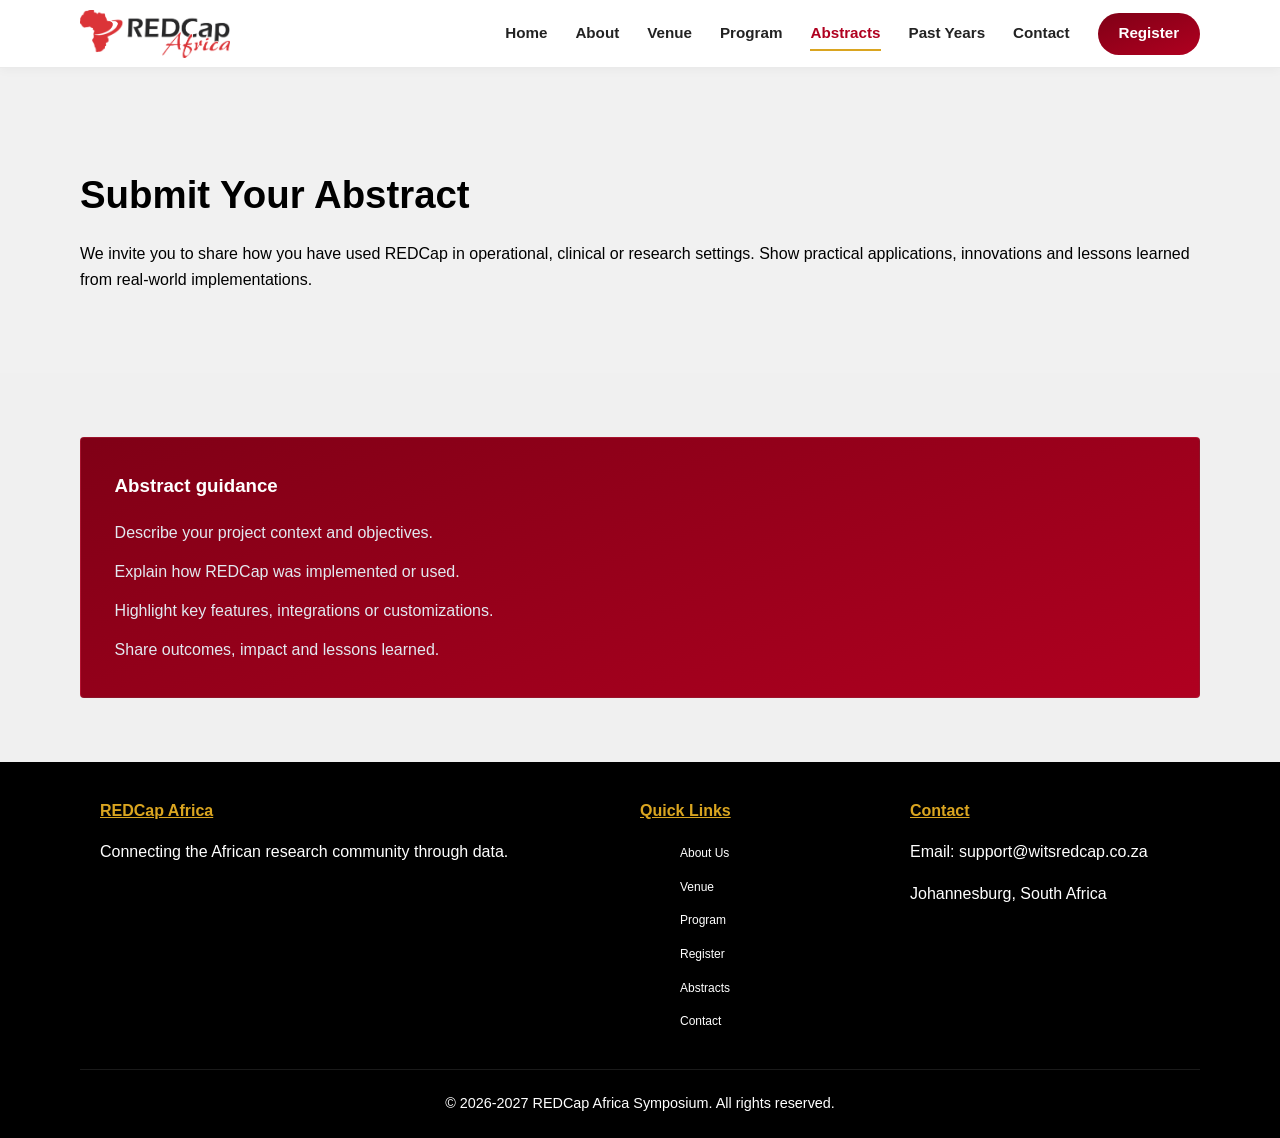
<file: abstract.html>
<!DOCTYPE html>
<html lang="en">
<head>
  <meta charset="UTF-8" />
  <meta name="viewport" content="width=device-width, initial-scale=1.0" />
  <title>Abstract Submission | REDCap Africa Symposium</title>
  <link rel="stylesheet" href="css/styles.css" />
</head>
<body>
  <header class="site-header">
    <div class="container header-inner">
      <a class="logo-link" href="index.html">
        <img class="site-logo" src="Assets/REDCapAfricalogo.png" alt="REDCap Africa Logo" />
      </a>
      <button class="menu-toggle" aria-expanded="false" aria-controls="site-nav" aria-label="Open menu">
        <span></span><span></span><span></span>
      </button>
      <nav class="site-nav" id="site-nav">
        <a href="index.html">Home</a>
        <a href="about.html">About</a>
        <a href="venue.html">Venue</a>
        <a href="program.html">Program</a>
        <a href="abstract.html" aria-current="page">Abstracts</a>
        <a href="past-years.html">Past Years</a>
        <a href="contact.html">Contact</a>
        <a class="nav-cta" href="registration.html">Register</a>
      </nav>
    </div>
  </header>

  <main>
    <section class="section section-alt">
      <div class="container">
        <h2>Submit Your Abstract</h2>
        <p>We invite you to share how you have used REDCap in operational, clinical or research settings. Show practical applications, innovations and lessons learned from real-world implementations.</p>
      </div>
    </section>

    <section class="section">
      <div class="container feature-list">
        <h3>Abstract guidance</h3>
        <ul>
          <li>Describe your project context and objectives.</li>
          <li>Explain how REDCap was implemented or used.</li>
          <li>Highlight key features, integrations or customizations.</li>
          <li>Share outcomes, impact and lessons learned.</li>
        </ul>
      </div>
    </section>
  </main>

  <footer class="site-footer">
    <div class="container">
      <div class="footer-grid">
        <div class="footer-col">
          <h3>REDCap Africa</h3>
          <p>Connecting the African research community through data.</p>
        </div>
        <div class="footer-col">
          <h3>Quick Links</h3>
          <ul class="footer-links">
            <li><a href="about.html">About Us</a></li>
            <li><a href="venue.html">Venue</a></li>
            <li><a href="program.html">Program</a></li>
            <li><a href="registration.html">Register</a></li>
            <li><a href="abstract.html">Abstracts</a></li>
            <li><a href="contact.html">Contact</a></li>
          </ul>
        </div>
        <div class="footer-col">
          <h3>Contact</h3>
          <p>Email: <a href="mailto:support@witsredcap.co.za" target="_blank" class="footer-link-email">support@witsredcap.co.za</a>
          </p>
          <p>Johannesburg, South Africa</p>
        </div>
      </div>
      <div class="footer-bottom">
        <p>&copy; 2026-2027 REDCap Africa Symposium. All rights reserved.</p>
      </div>
    </div>
  </footer>

  <script src="script.js"></script>
</body>
</html>
</file>
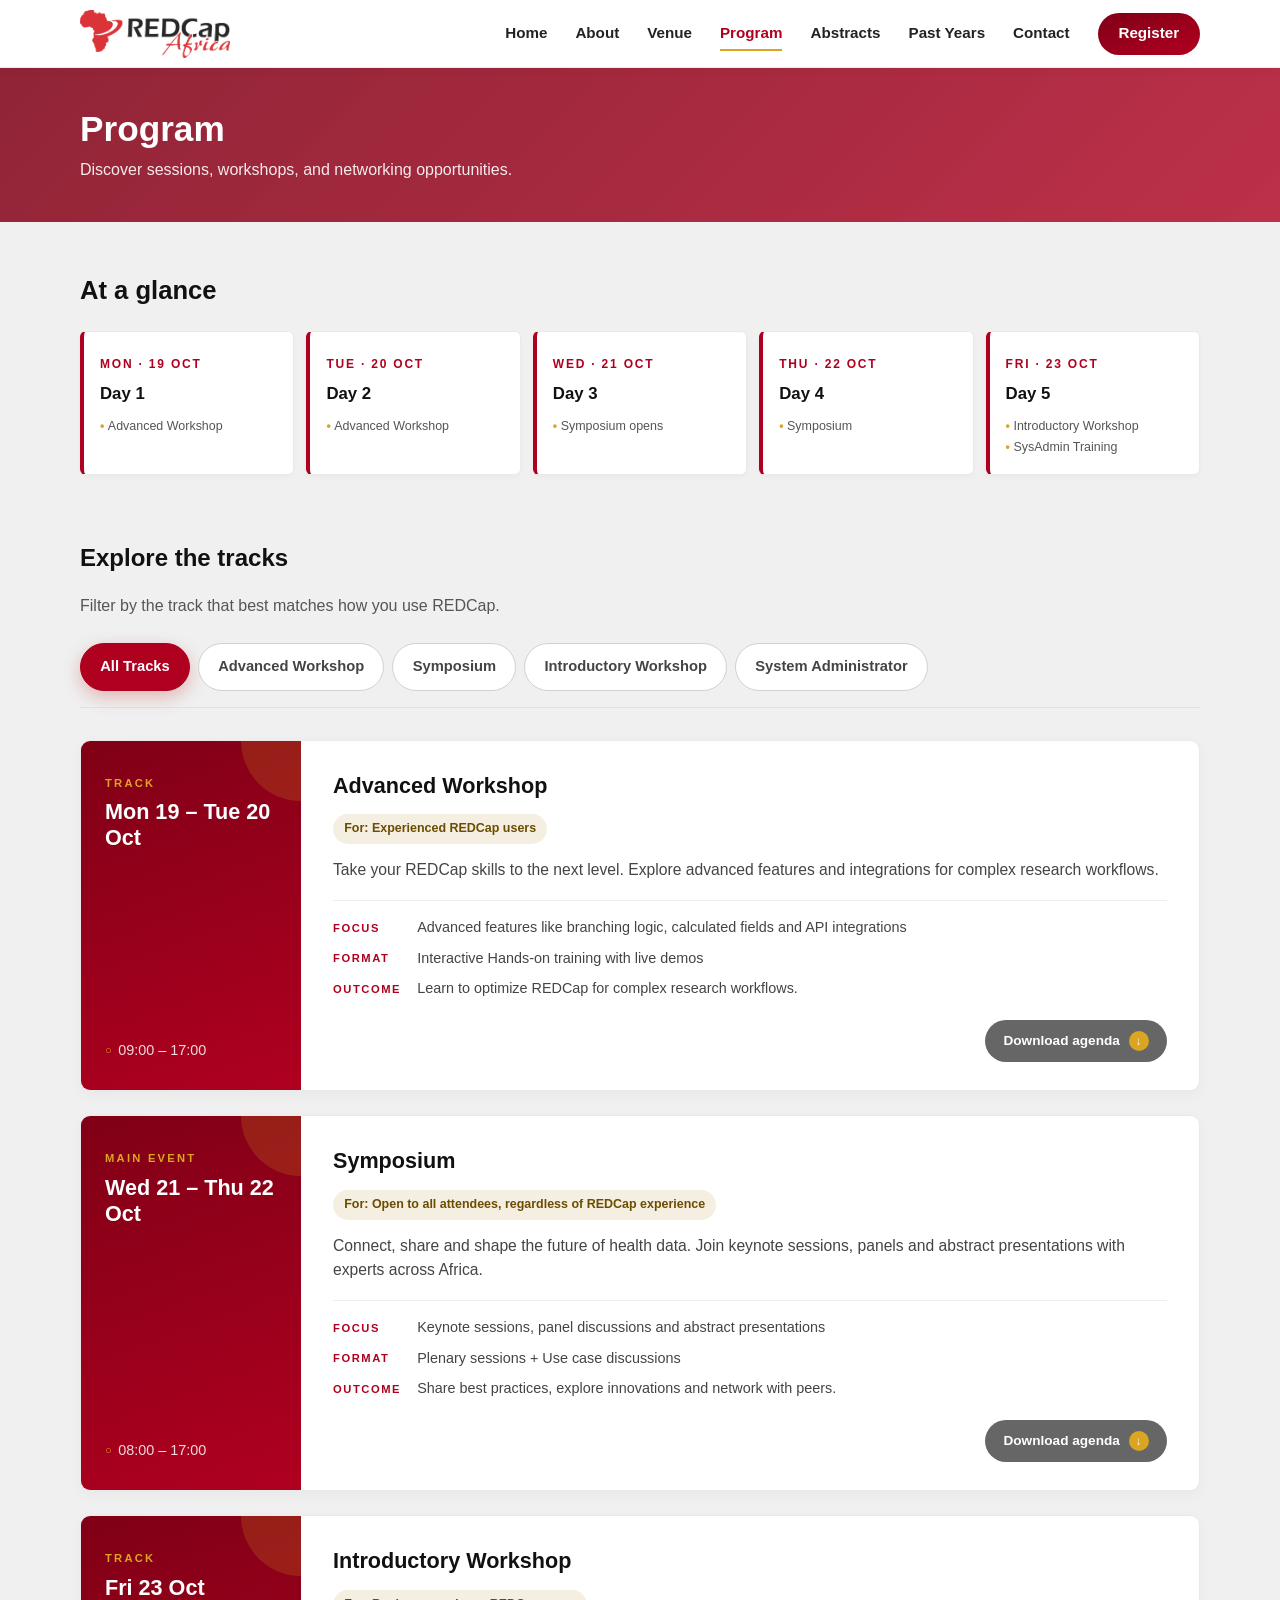
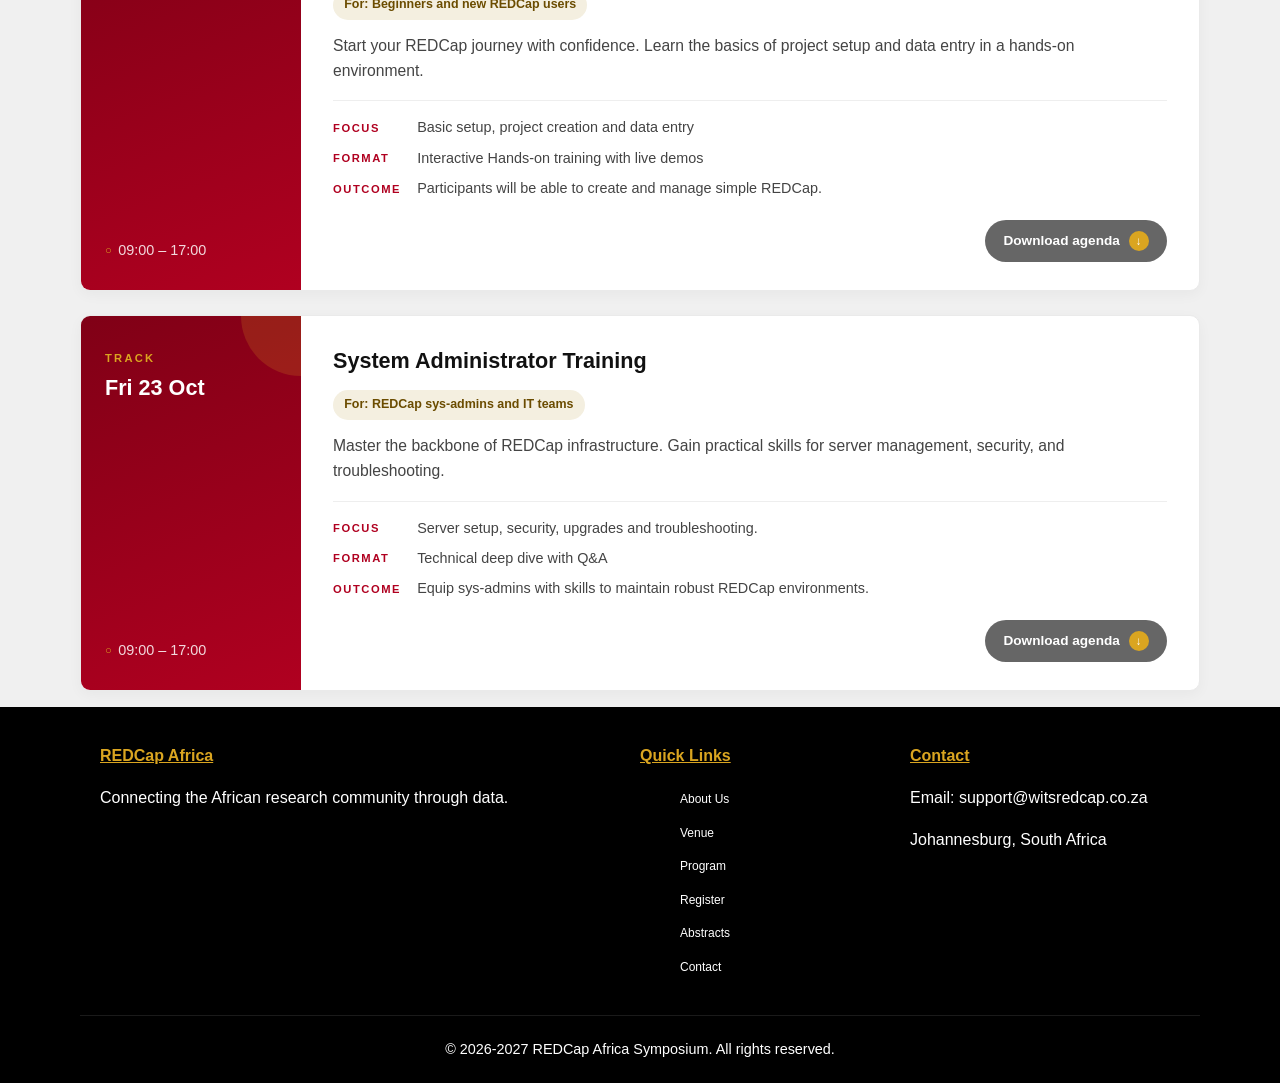
<file: program.html>
<!DOCTYPE html>
<html lang="en">
<head>
  <meta charset="UTF-8" />
  <meta name="viewport" content="width=device-width, initial-scale=1.0" />
  <title>Program | REDCap Africa Symposium</title>
  <link rel="stylesheet" href="css/styles.css" />
  <style>
    /* ---------- Program page ---------- */
    .program-hero {
      position: relative;
      padding: 2.5rem 0;
      background:
        linear-gradient(135deg, rgba(128, 0, 22, 0.85) 0%, rgba(176, 0, 32, 0.8) 100%),
        url('https://www.redcap.africa/pics/bread-bg.jpg') center/cover no-repeat;
      color: #fff;
    }

    .program-hero .container {
      position: relative;
      z-index: 1;
    }

    .program-hero h1 {
      font-size: clamp(1.7rem, 3vw, 2.2rem);
      margin: 0 0 0.4rem;
      line-height: 1.2;
      color: #fff;
    }

    .program-hero .lead {
      margin: 0;
      font-size: 1rem;
      color: rgba(255, 255, 255, 0.9);
    }

    /* At-a-glance day strip */
    .glance {
      padding: 3rem 0 1rem;
    }

    .glance h2 {
      font-size: 1.6rem;
      margin: 0 0 1.25rem;
      color: #111;
    }

    .day-strip {
      display: grid;
      grid-template-columns: repeat(5, minmax(0, 1fr));
      gap: 0.75rem;
    }

    .day-cell {
      padding: 1.1rem 1rem;
      background: #fff;
      border: 1px solid #eaeaea;
      border-left: 4px solid #B00020;
      border-radius: 6px;
      box-shadow: 0 2px 4px rgba(0, 0, 0, 0.03);
    }

    .day-cell .date {
      font-size: 0.75rem;
      letter-spacing: 0.15em;
      text-transform: uppercase;
      color: #B00020;
      font-weight: 700;
    }

    .day-cell .day-name {
      display: block;
      font-size: 1.05rem;
      color: #111;
      margin: 0.35rem 0 0.6rem;
      font-weight: 700;
    }

    .day-cell ul {
      list-style: none;
      padding: 0;
      margin: 0;
      display: grid;
      gap: 0.3rem;
    }

    .day-cell li {
      font-size: 0.78rem;
      color: #555;
      line-height: 1.35;
    }

    .day-cell li::before {
      content: '\2022  ';
      color: #DAA520;
      font-weight: 700;
    }

    /* Filter tabs */
    .track-filter {
      padding: 3rem 0 1rem;
    }

    .filter-tabs {
      display: flex;
      flex-wrap: wrap;
      gap: 0.5rem;
      padding-bottom: 1rem;
      border-bottom: 1px solid #e2e2e2;
      margin-bottom: 2rem;
    }

    .filter-tab {
      padding: 0.7rem 1.2rem;
      border: 1px solid #d1d1d1;
      background: #fff;
      border-radius: 999px;
      cursor: pointer;
      font-size: 0.92rem;
      font-weight: 600;
      color: #444;
      transition: all 0.2s ease;
    }

    .filter-tab:hover {
      border-color: #B00020;
      color: #B00020;
    }

    .filter-tab.active {
      background: #B00020;
      border-color: #B00020;
      color: #fff;
      box-shadow: 0 6px 18px rgba(182, 0, 0, 0.25);
    }

    /* Track cards */
    .track-list {
      display: grid;
      gap: 1.5rem;
    }

    .track-card {
      display: grid;
      grid-template-columns: 220px 1fr;
      background: #fff;
      border: 1px solid #eaeaea;
      border-radius: 10px;
      overflow: hidden;
      box-shadow: 0 4px 14px rgba(0, 0, 0, 0.04);
      transition: transform 0.25s ease, box-shadow 0.25s ease;
    }

    .track-card:hover {
      transform: translateY(-3px);
      box-shadow: 0 14px 30px rgba(0, 0, 0, 0.08);
    }

    .track-card.hidden {
      display: none;
    }

    .track-card-side {
      background: linear-gradient(160deg, #800016 0%, #B00020 100%);
      color: #fff;
      padding: 1.75rem 1.5rem;
      display: flex;
      flex-direction: column;
      justify-content: space-between;
      gap: 1rem;
      position: relative;
    }

    .track-card-side::after {
      content: '';
      position: absolute;
      top: 0;
      right: 0;
      width: 60px;
      height: 60px;
      background: rgba(218, 165, 32, 0.18);
      border-bottom-left-radius: 60px;
    }

    .track-tag {
      font-size: 0.7rem;
      letter-spacing: 0.2em;
      text-transform: uppercase;
      color: #DAA520;
      font-weight: 700;
    }

    .track-date {
      font-size: 1.35rem;
      font-weight: 700;
      line-height: 1.2;
      margin: 0.3rem 0 0;
    }

    .track-time {
      font-size: 0.9rem;
      color: rgba(255, 255, 255, 0.85);
      margin-top: 0.4rem;
      display: flex;
      align-items: center;
      gap: 0.4rem;
    }

    .track-time::before {
      content: '\25CB';
      color: #DAA520;
      font-size: 0.7rem;
    }

    .track-card-body {
      padding: 1.75rem 2rem;
    }

    .track-card-body h3 {
      margin: 0 0 0.7rem;
      font-size: 1.35rem;
      color: #111;
    }

    .track-card-body p {
      margin: 0 0 1.1rem;
      color: #444;
      font-size: 0.98rem;
      line-height: 1.55;
    }

    .track-audience {
      display: inline-block;
      margin: 0 0 0.9rem;
      padding: 0.3rem 0.7rem;
      background: #f4efe0;
      color: #6b4c00;
      font-size: 0.78rem;
      font-weight: 600;
      border-radius: 999px;
    }

    .track-details {
      display: grid;
      grid-template-columns: max-content 1fr;
      gap: 0.55rem 1rem;
      margin: 0.25rem 0 0;
      padding: 1rem 0 0;
      border-top: 1px solid #eee;
      font-size: 0.9rem;
    }

    .track-details dt {
      color: #B00020;
      font-weight: 700;
      text-transform: uppercase;
      font-size: 0.7rem;
      letter-spacing: 0.14em;
      padding-top: 0.15rem;
    }

    .track-details dd {
      margin: 0;
      color: #444;
      line-height: 1.5;
    }

    /* Agenda download link inside each track card */
    .track-agenda {
      display: flex;
      align-items: center;
      gap: 0.55rem;
      width: fit-content;
      margin: 1.25rem 0 0 auto;
      padding: 0.65rem 1.15rem;
      background: #666;
      color: #fff;
      border-radius: 999px;
      font-size: 0.85rem;
      font-weight: 600;
      text-decoration: none;
      transition: background-color 0.2s ease, transform 0.2s ease;
    }

    .track-agenda:hover {
      background: #444;
      transform: translateY(-1px);
    }

    .track-agenda::after {
      content: '\2193';
      display: inline-flex;
      align-items: center;
      justify-content: center;
      width: 20px;
      height: 20px;
      border-radius: 50%;
      background: #DAA520;
      color: #fff;
      font-size: 0.72rem;
      font-weight: 700;
    }

    /* Responsive */
    @media (max-width: 900px) {
      .day-strip {
        grid-template-columns: repeat(2, minmax(0, 1fr));
      }

      .track-card {
        grid-template-columns: 1fr;
      }

      .track-card-side {
        flex-direction: row;
        justify-content: space-between;
        align-items: center;
        padding: 1.25rem 1.5rem;
      }

      .track-card-side::after {
        display: none;
      }
    }

    @media (max-width: 560px) {
      .day-strip {
        grid-template-columns: 1fr;
      }

      .track-card-side {
        flex-direction: column;
        align-items: flex-start;
      }
    }
  </style>
</head>
<body>
  <header class="site-header">
    <div class="container header-inner">
      <a class="logo-link" href="index.html">
        <img class="site-logo" src="Assets/REDCapAfricalogo.png" alt="REDCap Africa Logo" />
      </a>
      <button class="menu-toggle" aria-expanded="false" aria-controls="site-nav" aria-label="Open menu">
        <span></span><span></span><span></span>
      </button>
      <nav class="site-nav" id="site-nav">
        <a href="index.html">Home</a>
        <a href="about.html">About</a>
        <a href="venue.html">Venue</a>
        <a href="program.html" aria-current="page">Program</a>
        <a href="abstract.html">Abstracts</a>
        <a href="past-years.html">Past Years</a>
        <a href="contact.html">Contact</a>
        <a class="nav-cta" href="registration.html">Register</a>
      </nav>
    </div>
  </header>

  <main>
    <section class="program-hero">
      <div class="container">
        <h1>Program</h1>
        <p class="lead">Discover sessions, workshops, and networking opportunities.</p>
      </div>
    </section>

    <section class="glance">
      <div class="container">
        <h2>At a glance</h2>
        <div class="day-strip">
          <div class="day-cell">
            <span class="date">Mon &middot; 19 Oct</span>
            <span class="day-name">Day 1</span>
            <ul>
              <li>Advanced Workshop</li>
            </ul>
          </div>
          <div class="day-cell">
            <span class="date">Tue &middot; 20 Oct</span>
            <span class="day-name">Day 2</span>
            <ul>
              <li>Advanced Workshop</li>
            </ul>
          </div>
          <div class="day-cell">
            <span class="date">Wed &middot; 21 Oct</span>
            <span class="day-name">Day 3</span>
            <ul>
              <li>Symposium opens</li>
            </ul>
          </div>
          <div class="day-cell">
            <span class="date">Thu &middot; 22 Oct</span>
            <span class="day-name">Day 4</span>
            <ul>
              <li>Symposium</li>
            </ul>
          </div>
          <div class="day-cell">
            <span class="date">Fri &middot; 23 Oct</span>
            <span class="day-name">Day 5</span>
            <ul>
              <li>Introductory Workshop</li>
              <li>SysAdmin Training</li>
            </ul>
          </div>
        </div>
      </div>
    </section>

    <section class="track-filter">
      <div class="container">
        <h2 style="margin:0 0 1rem;">Explore the tracks</h2>
        <p style="margin:0 0 1.5rem; color:#555;">Filter by the track that best matches how you use REDCap.</p>
        <div class="filter-tabs" role="tablist">
          <button class="filter-tab active" data-filter="all">All Tracks</button>
          <button class="filter-tab" data-filter="advanced">Advanced Workshop</button>
          <button class="filter-tab" data-filter="symposium">Symposium</button>
          <button class="filter-tab" data-filter="intro">Introductory Workshop</button>
          <button class="filter-tab" data-filter="sysadmin">System Administrator</button>
        </div>

        <div class="track-list">
          <article class="track-card" data-track="advanced">
            <div class="track-card-side">
              <div>
                <span class="track-tag">Track</span>
                <p class="track-date">Mon 19 &ndash; Tue 20 Oct</p>
              </div>
              <span class="track-time">09:00 &ndash; 17:00</span>
            </div>
            <div class="track-card-body">
              <h3>Advanced Workshop</h3>
              <span class="track-audience">For: Experienced REDCap users</span>
              <p>Take your REDCap skills to the next level. Explore advanced features and integrations for complex research workflows.</p>
              <dl class="track-details">
                <dt>Focus</dt><dd>Advanced features like branching logic, calculated fields and API integrations</dd>
                <dt>Format</dt><dd>Interactive Hands-on training with live demos</dd>
                <dt>Outcome</dt><dd>Learn to optimize REDCap for complex research workflows.</dd>
              </dl>
              <a class="track-agenda" href="#" download>Download agenda</a>
            </div>
          </article>

          <article class="track-card" data-track="symposium">
            <div class="track-card-side">
              <div>
                <span class="track-tag">Main event</span>
                <p class="track-date">Wed 21 &ndash; Thu 22 Oct</p>
              </div>
              <span class="track-time">08:00 &ndash; 17:00</span>
            </div>
            <div class="track-card-body">
              <h3>Symposium</h3>
              <span class="track-audience">For: Open to all attendees, regardless of REDCap experience</span>
              <p>Connect, share and shape the future of health data. Join keynote sessions, panels and abstract presentations with experts across Africa.</p>
              <dl class="track-details">
                <dt>Focus</dt><dd>Keynote sessions, panel discussions and abstract presentations</dd>
                <dt>Format</dt><dd>Plenary sessions + Use case discussions</dd>
                <dt>Outcome</dt><dd>Share best practices, explore innovations and network with peers.</dd>
              </dl>
              <a class="track-agenda" href="#" download>Download agenda</a>
            </div>
          </article>

          <article class="track-card" data-track="intro">
            <div class="track-card-side">
              <div>
                <span class="track-tag">Track</span>
                <p class="track-date">Fri 23 Oct</p>
              </div>
              <span class="track-time">09:00 &ndash; 17:00</span>
            </div>
            <div class="track-card-body">
              <h3>Introductory Workshop</h3>
              <span class="track-audience">For: Beginners and new REDCap users</span>
              <p>Start your REDCap journey with confidence. Learn the basics of project setup and data entry in a hands-on environment.</p>
              <dl class="track-details">
                <dt>Focus</dt><dd>Basic setup, project creation and data entry</dd>
                <dt>Format</dt><dd>Interactive Hands-on training with live demos</dd>
                <dt>Outcome</dt><dd>Participants will be able to create and manage simple REDCap.</dd>
              </dl>
              <a class="track-agenda" href="#" download>Download agenda</a>
            </div>
          </article>

          <article class="track-card" data-track="sysadmin">
            <div class="track-card-side">
              <div>
                <span class="track-tag">Track</span>
                <p class="track-date">Fri 23 Oct</p>
              </div>
              <span class="track-time">09:00 &ndash; 17:00</span>
            </div>
            <div class="track-card-body">
              <h3>System Administrator Training</h3>
              <span class="track-audience">For: REDCap sys-admins and IT teams</span>
              <p>Master the backbone of REDCap infrastructure. Gain practical skills for server management, security, and troubleshooting.</p>
              <dl class="track-details">
                <dt>Focus</dt><dd>Server setup, security, upgrades and troubleshooting.</dd>
                <dt>Format</dt><dd>Technical deep dive with Q&amp;A</dd>
                <dt>Outcome</dt><dd>Equip sys-admins with skills to maintain robust REDCap environments.</dd>
              </dl>
              <a class="track-agenda" href="#" download>Download agenda</a>
            </div>
          </article>
        </div>
      </div>
    </section>
  </main>

  <footer class="site-footer">
    <div class="container">
      <div class="footer-grid">
        <div class="footer-col">
          <h3>REDCap Africa</h3>
          <p>Connecting the African research community through data.</p>
        </div>
        <div class="footer-col">
          <h3>Quick Links</h3>
          <ul class="footer-links">
            <li><a href="about.html">About Us</a></li>
            <li><a href="venue.html">Venue</a></li>
            <li><a href="program.html">Program</a></li>
            <li><a href="registration.html">Register</a></li>
            <li><a href="abstract.html">Abstracts</a></li>
            <li><a href="contact.html">Contact</a></li>
          </ul>
        </div>
        <div class="footer-col">
          <h3>Contact</h3>
          <p>Email: <a href="mailto:support@witsredcap.co.za" target="_blank" class="footer-link-email">support@witsredcap.co.za</a></p>
          <p>Johannesburg, South Africa</p>
        </div>
      </div>
      <div class="footer-bottom">
        <p>&copy; 2026-2027 REDCap Africa Symposium. All rights reserved.</p>
      </div>
    </div>
  </footer>

  <script src="script.js"></script>
  <script>
    (function () {
      var tabs = document.querySelectorAll('.filter-tab');
      var cards = document.querySelectorAll('.track-card');

      tabs.forEach(function (tab) {
        tab.addEventListener('click', function () {
          tabs.forEach(function (t) { t.classList.remove('active'); });
          tab.classList.add('active');

          var filter = tab.getAttribute('data-filter');
          cards.forEach(function (card) {
            if (filter === 'all' || card.getAttribute('data-track') === filter) {
              card.classList.remove('hidden');
            } else {
              card.classList.add('hidden');
            }
          });
        });
      });
    })();
  </script>
</body>
</html>
</file>
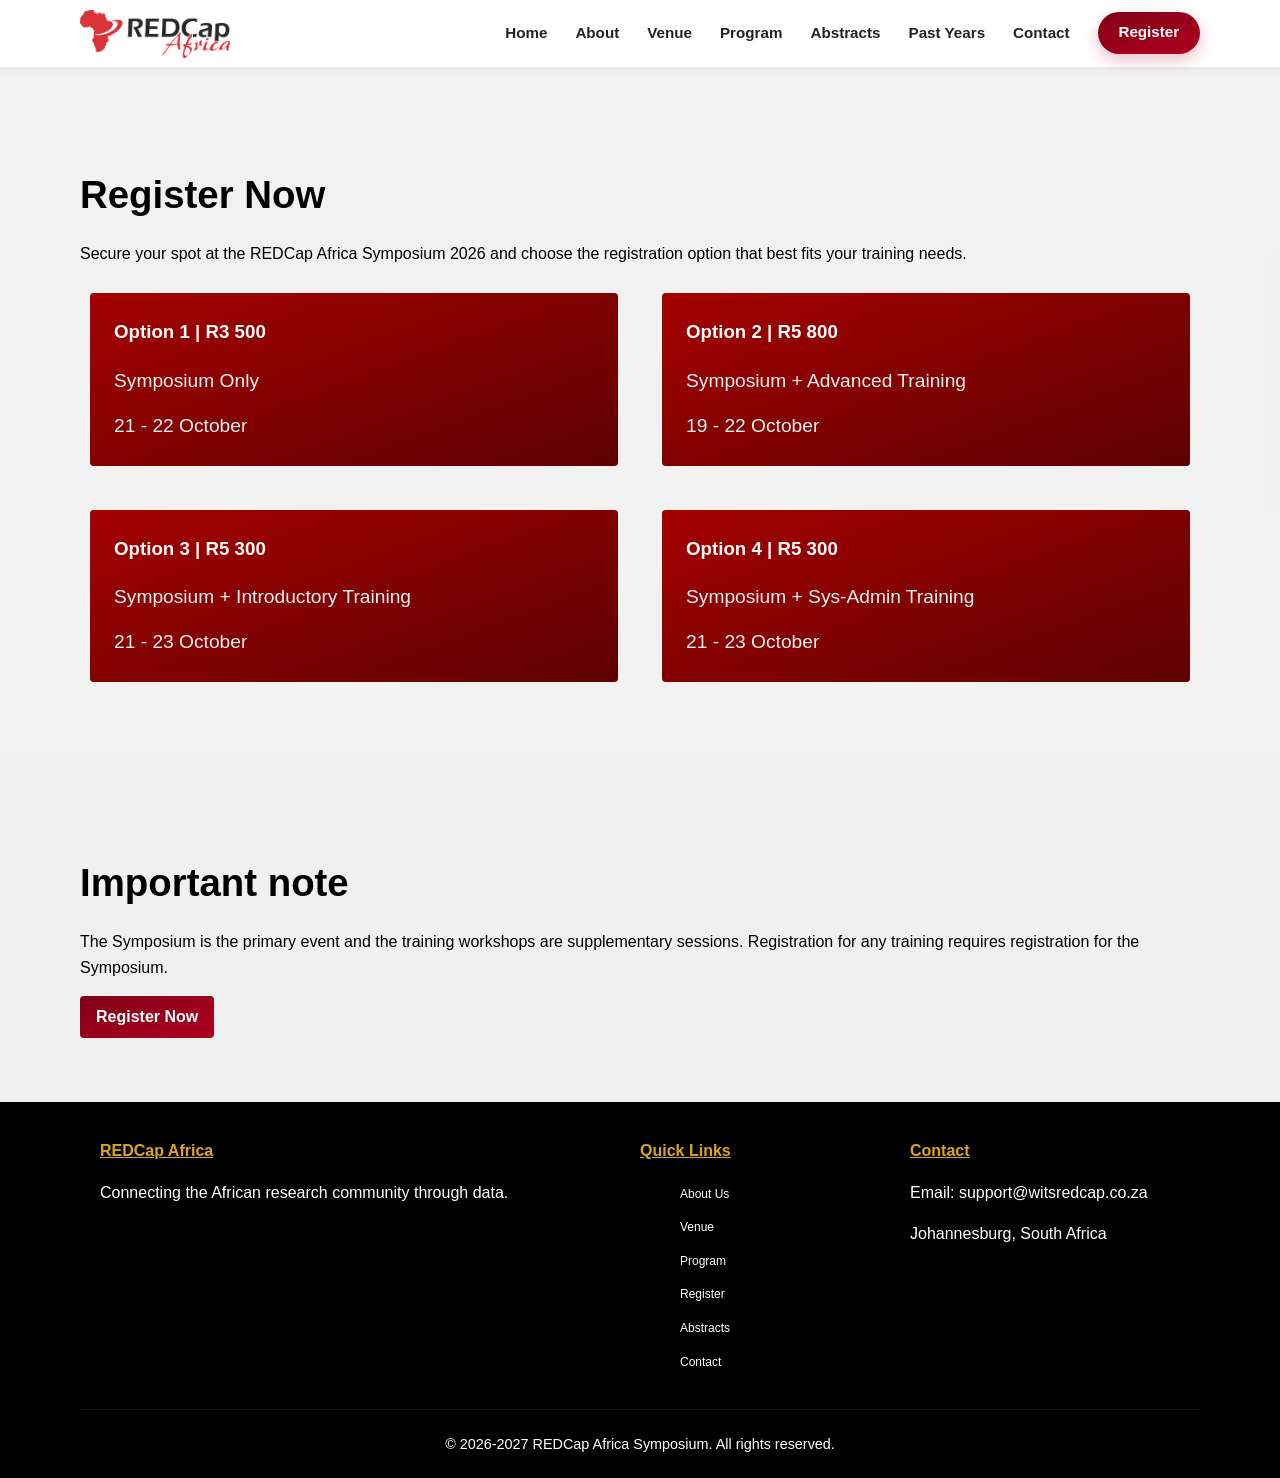
<file: registration.html>
<!DOCTYPE html>
<html lang="en">
<head>
  <meta charset="UTF-8" />
  <meta name="viewport" content="width=device-width, initial-scale=1.0" />
  <title>Registration | REDCap Africa Symposium</title>
  <link rel="stylesheet" href="css/styles.css" />
</head>
<body>
  <header class="site-header">
    <div class="container header-inner">
      <a class="logo-link" href="index.html">
        <img class="site-logo" src="Assets/REDCapAfricalogo.png" alt="REDCap Africa Logo" />
      </a>
      <button class="menu-toggle" aria-expanded="false" aria-controls="site-nav" aria-label="Open menu">
        <span></span><span></span><span></span>
      </button>
      <nav class="site-nav" id="site-nav">
        <a href="index.html">Home</a>
        <a href="about.html">About</a>
        <a href="venue.html">Venue</a>
        <a href="program.html">Program</a>
        <a href="abstract.html">Abstracts</a>
        <a href="past-years.html">Past Years</a>
        <a href="contact.html">Contact</a>
        <a class="nav-cta" href="registration.html" aria-current="page">Register</a>
      </nav>
    </div>
  </header>

  <main>
    <section class="section section-alt">
      <div class="container">
        <h2>Register Now</h2>
        <p>Secure your spot at the REDCap Africa Symposium 2026 and choose the registration option that best fits your training needs.</p>
        <div class="cards-grid">
          <article class="card">
            <h3>Option 1 | R3 500</h3>
            <p>Symposium Only</p>
            <p>21 - 22 October</p>
          </article>
          <article class="card">
            <h3>Option 2 | R5 800</h3>
            <p>Symposium + Advanced Training</p>
            <p>19 - 22 October</p>
          </article>
          <article class="card">
            <h3>Option 3 | R5 300</h3>
            <p>Symposium + Introductory Training</p>
            <p>21 - 23 October</p>
          </article>
          <article class="card">
            <h3>Option 4 | R5 300</h3>
            <p>Symposium + Sys-Admin Training</p>
            <p>21 - 23 October</p>
          </article>
        </div>
      </div>
    </section>

    <section class="section">
      <div class="container">
        <h2>Important note</h2>
        <p>The Symposium is the primary event and the training workshops are supplementary sessions. Registration for any training requires registration for the Symposium.</p>
        <a class="button button-primary" href="https://redcap.africa/surveys/?s=RJYKAYLYFW4KYCMD">Register Now</a>
      </div>
    </section>

  </main>

  <footer class="site-footer">
    <div class="container">
      <div class="footer-grid">
        <div class="footer-col">
          <h3>REDCap Africa</h3>
          <p>Connecting the African research community through data.</p>
        </div>
        <div class="footer-col">
          <h3>Quick Links</h3>
          <ul class="footer-links">
            <li><a href="about.html">About Us</a></li>
            <li><a href="venue.html">Venue</a></li>
            <li><a href="program.html">Program</a></li>
            <li><a href="registration.html">Register</a></li>
            <li><a href="abstract.html">Abstracts</a></li>
            <li><a href="contact.html">Contact</a></li>
          </ul>
        </div>
        <div class="footer-col">
          <h3>Contact</h3>
          <p>Email: <a href="mailto:support@witsredcap.co.za" target="_blank" class="footer-link-email">support@witsredcap.co.za</a>
          </p>
          <p>Johannesburg, South Africa</p>
        </div>
      </div>
      <div class="footer-bottom">
        <p>&copy; 2026-2027 REDCap Africa Symposium. All rights reserved.</p>
      </div>
    </div>
  </footer>

  <script src="script.js"></script>
</body>
</html>
</file>
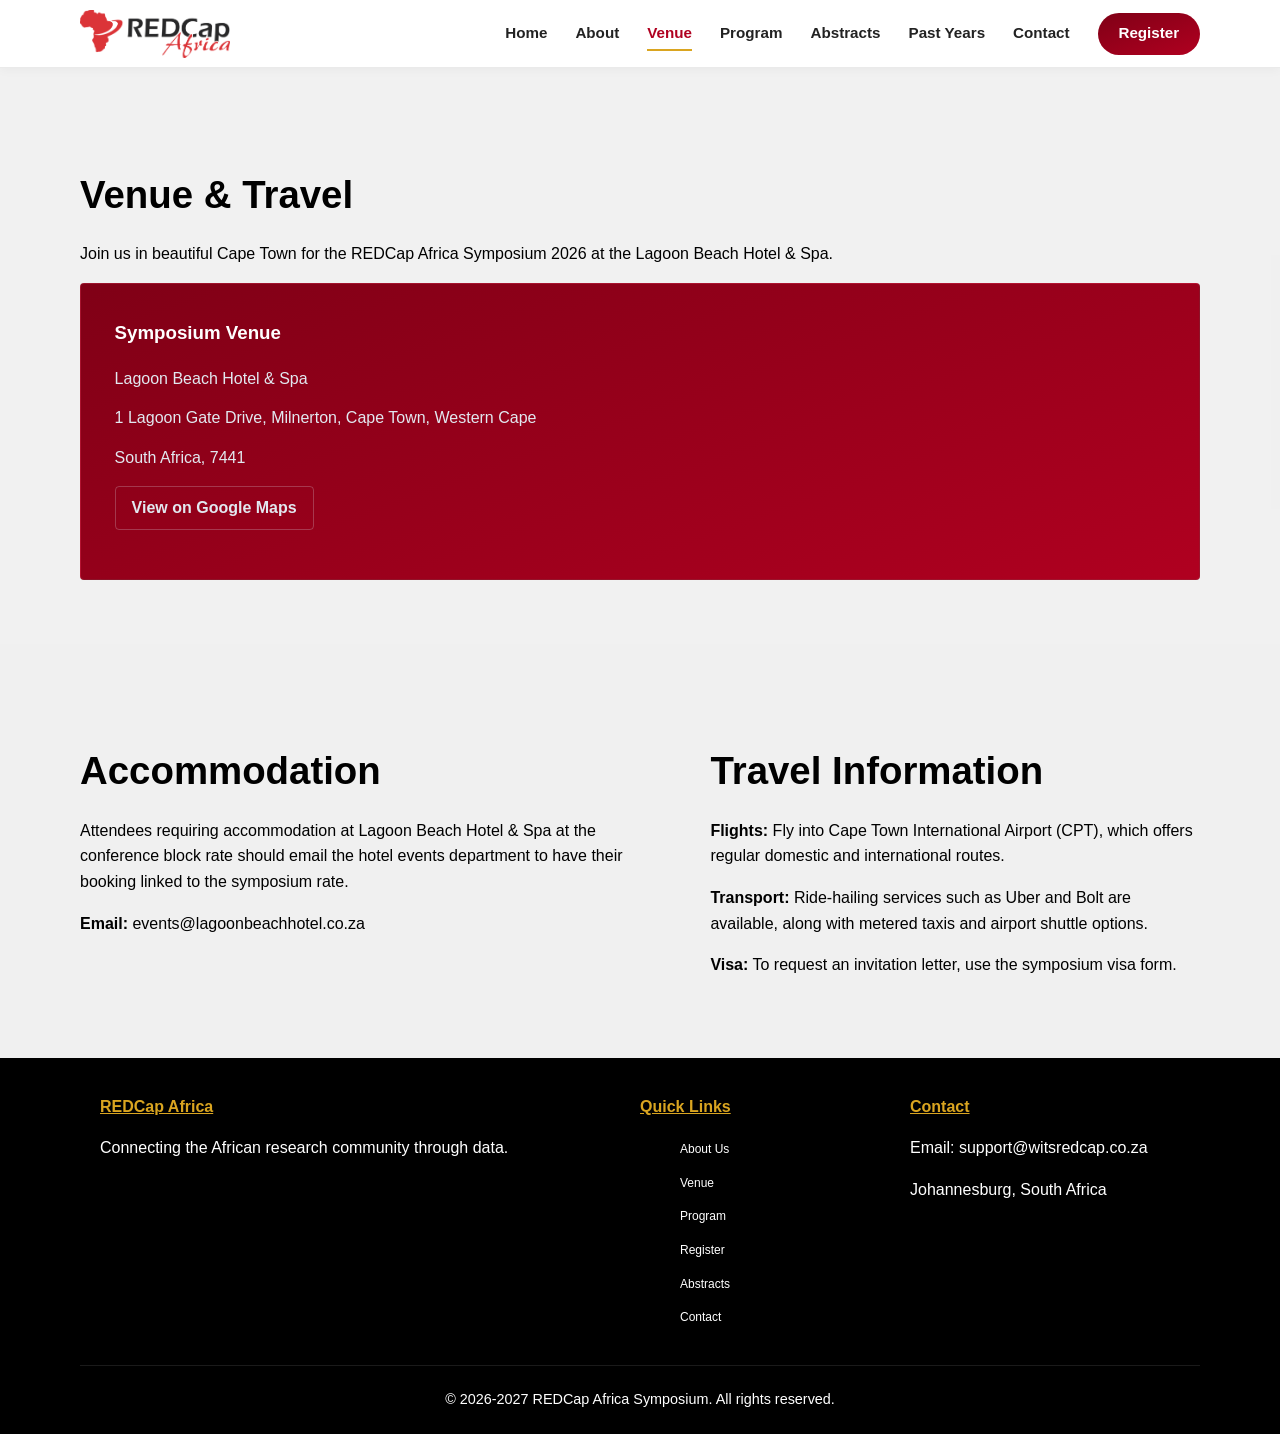
<file: venue.html>
<!DOCTYPE html>
<html lang="en">
<head>
  <meta charset="UTF-8" />
  <meta name="viewport" content="width=device-width, initial-scale=1.0" />
  <title>Venue | REDCap Africa Symposium</title>
  <link rel="stylesheet" href="css/styles.css" />
</head>
<body>
  <header class="site-header">
    <div class="container header-inner">
      <a class="logo-link" href="index.html">
        <img class="site-logo" src="Assets/REDCapAfricalogo.png" alt="REDCap Africa Logo" />
      </a>
      <button class="menu-toggle" aria-expanded="false" aria-controls="site-nav" aria-label="Open menu">
        <span></span><span></span><span></span>
      </button>
      <nav class="site-nav" id="site-nav">
        <a href="index.html">Home</a>
        <a href="about.html">About</a>
        <a href="venue.html" aria-current="page">Venue</a>
        <a href="program.html">Program</a>
        <a href="abstract.html">Abstracts</a>
        <a href="past-years.html">Past Years</a>
        <a href="contact.html">Contact</a>
        <a class="nav-cta" href="registration.html">Register</a>
      </nav>
    </div>
  </header>

  <main>
    <section class="section section-alt">
      <div class="container">
        <h2>Venue & Travel</h2>
        <p>Join us in beautiful Cape Town for the REDCap Africa Symposium 2026 at the Lagoon Beach Hotel & Spa.</p>
        <div class="feature-list">
          <h3>Symposium Venue</h3>
          <ul>
            <li>Lagoon Beach Hotel & Spa</li>
            <li>1 Lagoon Gate Drive, Milnerton, Cape Town, Western Cape</li>
            <li>South Africa, 7441</li>
          </ul>
          <p><a class="button button-outline" href="https://www.google.com/maps/place/1+Lagoon+Gate+Drive,+Milnerton,+Cape+Town,+7441">View on Google Maps</a></p>
        </div>
      </div>
    </section>

    <section class="section">
      <div class="container section-grid">
        <div>
          <h2>Accommodation</h2>
          <p>Attendees requiring accommodation at Lagoon Beach Hotel & Spa at the conference block rate should email the hotel events department to have their booking linked to the symposium rate.</p>
          <p><strong>Email:</strong> <a href="mailto:events@lagoonbeachhotel.co.za">events@lagoonbeachhotel.co.za</a></p>
        </div>
        <div>
          <h2>Travel Information</h2>
          <p><strong>Flights:</strong> Fly into Cape Town International Airport (CPT), which offers regular domestic and international routes.</p>
          <p><strong>Transport:</strong> Ride-hailing services such as Uber and Bolt are available, along with metered taxis and airport shuttle options.</p>
          <p><strong>Visa:</strong> To request an invitation letter, use the symposium visa form.</p>
        </div>
      </div>
    </section>

    <!--section class="section section-cta">
      <div class="container cta-card">
        <h2>Plan your trip</h2>
        <p>Book your travel and accommodation early to make the most of your time in Cape Town.</p>
        <a class="button button-primary" href="registration.html">Register Now</a>
      </div>
    </section-->
  </main>

  <footer class="site-footer">
    <div class="container">
      <div class="footer-grid">
        <div class="footer-col">
          <h3>REDCap Africa</h3>
          <p>Connecting the African research community through data.</p>
        </div>
        <div class="footer-col">
          <h3>Quick Links</h3>
          <ul class="footer-links">
            <li><a href="about.html">About Us</a></li>
            <li><a href="venue.html">Venue</a></li>
            <li><a href="program.html">Program</a></li>
            <li><a href="registration.html">Register</a></li>
            <li><a href="abstract.html">Abstracts</a></li>
            <li><a href="contact.html">Contact</a></li>
          </ul>
        </div>
        <div class="footer-col">
          <h3>Contact</h3>
          <p>Email: <a href="mailto:support@witsredcap.co.za" target="_blank" class="footer-link-email">support@witsredcap.co.za</a>
          </p>
          <p>Johannesburg, South Africa</p>
        </div>
      </div>
      <div class="footer-bottom">
        <p>&copy; 2026-2027 REDCap Africa Symposium. All rights reserved.</p>
      </div>
    </div>
  </footer>

  <script src="script.js"></script>
</body>
</html>
</file>
<file: css/styles.css>
:root {
 font-family: "Krona One", sans-serif;
  color: #111;
  background: #ffffff;
  line-height: 1.6;
}

* {
  box-sizing: border-box;
}

body {
  margin: 0;
  min-height: 100vh;
  background: #f0f0f0;
}

img {
  max-width: 100%;
  display: block;
}

a {
  color: inherit;
  text-decoration: none;
}

button {
  font: inherit;
}

.container {
  width: min(1120px, calc(100% - 2rem));
  margin: 0 auto;
}

.container-wide {
  width: min(1400px, calc(100% - 2rem));
}

/* Header and navigation */
.site-header {
  position: sticky;
  top: 0;
  z-index: 20;
  background: #fff;
  border-bottom: 1px solid #eaeaea;
  box-shadow: 0 2px 10px rgba(0, 0, 0, 0.04);
}

.header-inner {
  display: flex;
  align-items: center;
  justify-content: space-between;
  gap: 1.5rem;
  padding: 0.6rem 0;
}

.logo-link {
  display: block;
  flex-shrink: 0;
}

.site-logo {
  width: 150px;
  height: auto;
}

.menu-toggle {
  display: none;
  width: 2.5rem;
  height: 2.5rem;
  border: 0;
  background: transparent;
  flex-direction: column;
  justify-content: center;
  gap: 5px;
  padding: 0 0.45rem;
  cursor: pointer;
}

.menu-toggle span {
  display: block;
  width: 100%;
  height: 2px;
  border-radius: 999px;
  background: #111;
  transition: transform 0.2s ease, opacity 0.2s ease;
}

/* Turn the three lines into an X while the menu is open */
.menu-toggle[aria-expanded="true"] span:nth-child(1) {
  transform: translateY(7px) rotate(45deg);
}

.menu-toggle[aria-expanded="true"] span:nth-child(2) {
  opacity: 0;
}

.menu-toggle[aria-expanded="true"] span:nth-child(3) {
  transform: translateY(-7px) rotate(-45deg);
}

.site-nav {
  display: flex;
  align-items: center;
  gap: 0.25rem;
}

.site-nav a {
  position: relative;
  padding: 0.5rem 0.75rem;
  color: #222;
  font-size: 0.95rem;
  font-weight: 600;
  white-space: nowrap;
  transition: color 0.2s ease;
}

/* Gold underline for hover and the current page */
.site-nav a::after {
  content: '';
  position: absolute;
  left: 0.75rem;
  right: 0.75rem;
  bottom: 0.2rem;
  height: 2px;
  background: #DAA520;
  transform: scaleX(0);
  transition: transform 0.2s ease;
}

.site-nav a:hover,
.site-nav a[aria-current="page"] {
  color: #B00020;
}

.site-nav a:hover::after,
.site-nav a[aria-current="page"]::after {
  transform: scaleX(1);
}

.site-nav .nav-cta {
  margin-left: 0.75rem;
  padding: 0.55rem 1.3rem;
  border-radius: 999px;
  color: #fff;
  background: linear-gradient(160deg, #800016 0%, #B00020 100%);
  transition: transform 0.2s ease, box-shadow 0.2s ease;
}

.site-nav .nav-cta::after {
  display: none;
}

.site-nav .nav-cta:hover,
.site-nav .nav-cta[aria-current="page"] {
  color: #fff;
  transform: translateY(-1px);
  box-shadow: 0 6px 16px rgba(176, 0, 32, 0.25);
}

/* Collapse the links into a dropdown on tablets and phones */
@media (max-width: 960px) {
  .menu-toggle {
    display: flex;
  }

  .site-nav {
    display: none;
    position: absolute;
    top: 100%;
    left: 0;
    right: 0;
    flex-direction: column;
    align-items: stretch;
    gap: 0;
    padding: 0.5rem 1rem 1.25rem;
    background: #fff;
    border-bottom: 1px solid #eaeaea;
    box-shadow: 0 12px 24px rgba(0, 0, 0, 0.08);
  }

  .site-nav.active {
    display: flex;
  }

  .site-nav a {
    padding: 0.85rem 0.5rem;
    border-bottom: 1px solid #f0f0f0;
  }

  .site-nav a::after {
    display: none;
  }

  .site-nav a[aria-current="page"] {
    box-shadow: inset 3px 0 0 #DAA520;
    padding-left: 0.9rem;
  }

  .site-nav .nav-cta {
    margin: 1rem 0 0;
    padding: 0.8rem;
    text-align: center;
    border-bottom: 0;
  }

  .site-nav .nav-cta[aria-current="page"] {
    padding-left: 0.8rem;
    box-shadow: none;
  }
}

.button {
  display: inline-flex;
  align-items: center;
  justify-content: center;
  padding: 0.5rem 1rem;
  border-radius: 4px;
  font-weight: 600;
  transition: transform 0.2s ease, background-color 0.2s ease, color 0.2s ease;
}

.button:hover {
  transform: translateY(-1px);
}

.button-primary {
  background: linear-gradient(160deg, #800016 0%, #B00020 100%);
  color: #fff;
}

.button-outline {
  border: 1px solid rgba(226, 232, 240, 0.24);
  color: #e2e8f0;
}

.hero {
  padding: 4rem 0 3rem;
  background-image: url('../Assets/hero.jpg');
  background-size: cover;
  background-position: center;
  background-attachment: fixed;
  position: relative;
}

.hero::before {
  content: '';
  position: absolute;
  top: 0;
  left: 0;
  right: 0;
  bottom: 0;
  background: rgba(6, 7, 15, 0.7);
  pointer-events: none;
}

.hero-content {
  position: relative;
  z-index: 1;
}

.hero-content {
  display: grid;
  grid-template-columns: minmax(0, 1fr) 360px;
  gap: 2rem;
  align-items: center;
}

.eyebrow {
  text-transform: uppercase;
  letter-spacing: 0.25em;
  font-size: 0.75rem;
  color: #7dd3fc;
  margin-bottom: 1rem;
}

.hero h1 {
  font-size: clamp(2.7rem, 5vw, 4.5rem);
  margin: 0;
  line-height: 1.02;
  color: #fff;
}

.hero p {
  max-width: 70ch;
  margin: 1.5rem 0 0;
  color: #cbd5e1;
  font-size: 1.05rem;
}

.hero-actions {
  display: flex;
  flex-wrap: wrap;
  gap: 1rem;
  margin-top: 2rem;
}

.hero-card {
  padding: 2rem;
  background: rgba(139, 143, 151, 0.85);
  border: 1px solid rgba(255, 255, 255);
  box-shadow: 0 35px 80px rgba(15, 23, 42, 0.25);
}

.hero-card-pretitle {
  margin: 0 0 1rem;
  font-size: 0.9rem;
  color: #38bdf8;
  text-transform: uppercase;
  letter-spacing: 0.12em;
}

.hero-card ul {
  list-style: none;
  padding: 0;
  margin: 0;
  display: grid;
  gap: 0.9rem;
}

.hero-card li {
  color: #e2e8f0;
}

.quick-links {
  display: grid;
  grid-template-columns: repeat(4, minmax(0, 1fr));
  gap: 1rem;
  margin: 1.5rem auto;
}

.quick-links a {
  display: flex;
  gap: 0.75rem;
  align-items: center;
  padding: 1rem 1.2rem;
  background: rgba(255, 255, 255, 0.04);
  border: 1px solid rgba(255, 255, 255, 0.08);
  border-radius: 18px;
  color: #fff;
  transition: background-color 0.2s ease;
}

.quick-links a:hover {
  background: rgba(14, 165, 233, 0.12);
}

.quick-links span {
  font-size: 1.3rem;
}

.section {
  padding: 4rem 0;
}

.section-alt {
  background: rgba(255, 255, 255, 0.03);
}

.section-committee {
  background: #d3cece;
}

.section-grid {
  display: grid;
  grid-template-columns: 1.1fr minmax(240px, 0.9fr);
  gap: 2rem;
}

.picture-placeholder {
  display: grid;
  place-items: center;
  min-height: 260px;
  aspect-ratio: 4 / 3;
  border: 2px dashed #b89000;
  background: #e5e5e5;
  color: #555;
  text-transform: uppercase;
  letter-spacing: 0.08em;
  font-size: 0.85rem;
  border: 1px solid #eaeaea;
  border-left: 4px solid #B00020;
  border-radius: 6px;
}

.collaborators-layout {
  display: grid;
  grid-template-columns: minmax(220px, 0.8fr) minmax(0, 1.2fr);
  gap: 4rem;
  align-items: center;
}

.collaborators-intro h2 {
  margin: 0;
  color: #cfcfcf;
  font-size: clamp(2.5rem, 5vw, 4.5rem);
  line-height: 1.05;
}

.collaborators-intro p {
  max-width: 32ch;
  margin: 1.5rem 0 0;
}

.collaborators-placeholder-grid {
  display: grid;
  grid-template-columns: repeat(3, minmax(0, 1fr));
  gap: 1rem;
}

.collaborator-placeholder {
  display: grid;
  place-items: center;
  min-height: 100px;
  border: 1px dashed #b89000;
  color: #777;
  font-size: 0.75rem;
  text-transform: uppercase;
  letter-spacing: 0.06em;
}

@media (max-width: 760px) {
  .collaborators-layout {
    grid-template-columns: 1fr;
    gap: 2rem;
  }

  .collaborators-placeholder-grid {
    grid-template-columns: repeat(2, minmax(0, 1fr));
  }
}

.section-grid h2,
.section h2 {
  font-size: 2.4rem;
  margin-bottom: 1rem;
  color: #000000;
}

.section-grid p,
.section p {
  color: #000000;
  font-size: 1.0rem;
}

.page-intro {
  text-align: center;
  max-width: 70ch;
  margin: 0 auto 1rem;
}

.page-intro p {
  text-align: justify;
}

.section-hero-intro {
  position: relative;
  padding: 6rem 0;
  background-image: url('../Assets/bread-bg.jpg');
  background-size: cover;
  background-position: center;
  background-attachment: fixed;
}

.section-hero-intro::before {
  content: '';
  position: absolute;
  inset: 0;
  background: rgba(6, 7, 15, 0.65);
  pointer-events: none;
}

.section-hero-intro .container {
  position: relative;
  z-index: 1;
}

.section-hero-intro .page-intro h2,
.section-hero-intro .page-intro p {
  color: #ffffff;
}

.about-intro {
  text-align: center;
  max-width: 1000ch;
  margin: 0 auto 1rem;
  
}

.about-intro p {
  text-align: justify;
}

.feature-list {
  padding: 2.1rem;
  border-radius: 4px;
  background: linear-gradient(160deg, #800016 0%, #B00020 100%);;
 border: 1px solid rgba(255, 255, 255, 0.08);
}

.feature-list h3 {
  margin-top: 0;
  color: #fff;
}

.feature-list ul {
  list-style: none;
  padding: 0;
  margin: 1rem 0 0;
  display: grid;
  gap: 0.85rem;
}

.feature-list li {
  color: #e2e8f0;
}



/*for about page ONLY*/
.page-about .feature-list {
  padding: 1.5rem;
  background: rgba(0, 0, 0, 0.9);
  background-image:
  url('../Assets/REDCapAfricalogo.png');
  /*border: 15px solid rgba(255, 255, 255, 0.08);*/
  /*comment out the 3 lines below to bring back old design*/
  background-size: contain;   
  background-repeat: no-repeat; 
  background-position: center;  
  max-width: 900px;      
  margin: 2rem auto 0;   
  text-align: justify; 

}


.page-about .feature-list h3 {
  margin-top: 0;
  color: #ffffff;
  font-size: 1.8rem;
  text-align: center;
}

.page-about .feature-list ul {
  /*list-style: disc;*/
  list-style: none;
  padding: 1.5rem;
  margin: 1rem 0 0;
  display: grid;
  gap: 0.8rem;
}

.page-about .feature-list li {
  color: #ffffff;
  display: flex;
  align-items: center;
  gap: 0.9rem;
}

.page-about .feature-list .mission-icon {
  width: 32px;
  height: 32px;
  object-fit: contain;
  flex-shrink: 0;
  /* icons are black PNGs; invert so they read white against the dark card */
  filter: invert(1) brightness(2);
}
/*for about page ONLY*/

.cards-grid {
  display: grid;
  grid-template-columns: repeat(2, minmax(0, 1fr));
  gap: 1.5rem;
}

/* Stack the year cards one above the other, each on its own line */
.page-past-years .cards-grid {
  grid-template-columns: 1fr;
  gap: 2rem;
  margin-top: 2rem;
}

.card {
  position: relative;
  isolation: isolate;
  padding: 24px;
  margin: 10px;
  border-radius: 4px;
  overflow: hidden;
  background-color: #db0202;
  background-size: cover;
  background-position: center;
}

.page-past-years .card {
  padding: 5rem 4.5rem;
  min-height: 420px;
  display: flex;
  flex-direction: column;
  justify-content: center;
}

/* Dark red gradient overlay so the background photo shows through
   while keeping the heading and body text readable */
.card::before {
  content: '';
  position: absolute;
  inset: 0;
  z-index: -1;
  background: linear-gradient(160deg, rgba(128, 0, 0, 0.60), rgba(10, 0, 0, 0.60));
}

.card-2025 {
  background-image: url('../Assets/2025.jpg');
}

.card-2024 {
  background-image: url('../Assets/2024.jpg');
}

.card h3 {
  margin-top: 0;
  color: #fafafa;
}

.page-past-years .card h3 {
  font-size: 2rem;
  text-align: center;
}

.card p {
  margin: 0.9rem 0 0;
  color: #f0f0f0;
  font-size: 1.2rem;
}

.page-past-years .card p {
  text-align: justify;
}

.stats-section {
  padding: 4rem 0;
}

/* White backdrop for the stats section */
.section-stats {
  background: #ffffff;
}

.section-stats h2.stats-heading {
  text-align: center;
  color: #000000;
  margin-bottom: 2.5rem;
  /*text-shadow: 0 0 3px rgba(255, 20, 60, 0.55);*/
}

.stats-grid {
  display: grid;
  grid-template-columns: repeat(4, minmax(0, 1fr));
  gap: 1rem;
}

/* Red neon-glass effect, tuned for a white backdrop:
   a light glass fill + red border/glow (rather than the heavier translucent
   red fill that was designed to pop against black), with dark text so it
   stays readable on white instead of washing out. */
.stat-card {
  position: relative;
  overflow: hidden;
  display: flex;
  flex-direction: column;
  align-items: center;
  padding: 2rem;
  border-radius: 10px;
  min-height: 220px;
  background: rgba(255, 255, 255, 0.55);
  backdrop-filter: blur(14px);
  -webkit-backdrop-filter: blur(14px);
  border: 1px solid rgba(182, 0, 0, 0.35);
  box-shadow:
    0 0 14px rgba(182, 0, 0, 0.25),
    0 0 30px rgba(182, 0, 0, 0.12),
    0 6px 20px rgba(0, 0, 0, 0.08);
  text-align: center;
  transition: transform 0.25s ease, box-shadow 0.25s ease;
}

/* Icon watermark, sat behind the number and label */
.stat-card::before {
  content: '';
  position: absolute;
  inset: 0;
  background-repeat: no-repeat;
  background-position: center;
  background-size: 100px 100px;
  opacity: 0.30;
  pointer-events: none;
  z-index: 0;
}

.stat-card-symposia::before {
  background-image: url('../Assets/event-icon.png');
}

.stat-card-attendees::before {
  background-image: url('../Assets/group-icon.png');
}

.stat-card-countries::before {
  background-image: url('../Assets/globe-line-icon.png');
}

.stat-card-institutions::before {
  background-image: url('../Assets/library-icon.png');
}

.stat-card:hover {
  transform: translateY(-4px);
  box-shadow:
    0 0 20px rgba(182, 0, 0, 0.4),
    0 0 40px rgba(182, 0, 0, 0.2),
    0 10px 26px rgba(0, 0, 0, 0.12);
}

.stat-card span {
  position: relative;
  z-index: 1;
  flex: 1;
  display: flex;
  align-items: center;
  justify-content: center;
  font-size: 2.6rem;
  font-weight: 800;
  color: #b60000;
  text-shadow: 0 0 10px rgba(182, 0, 0, 0.3);
}

.stat-card p {
  position: relative;
  z-index: 1;
  margin: 1.9rem 0 0;
  margin-top: auto;
  color: #000000;
  font-weight: 600;
}

.video-grid {
  display: grid;
  grid-template-columns: 1.1fr 1fr;
  gap: 2rem;
  align-items: center;
}

.video-wrapper {
  position: relative;
  padding-top: 56.25%;
  border-radius: 24px;
  overflow: hidden;
  box-shadow: 0 30px 80px rgba(0, 0, 0, 0.35);
}

.video-wrapper iframe {
  position: absolute;
  inset: 0;
  width: 100%;
  height: 100%;
  border: 0;
}

.sponsor-header {
  text-align: center;
  margin-bottom: 2rem;
}

.sponsor-grid {
  display: grid;
  grid-template-columns: repeat(4, minmax(0, 1fr));
  gap: 1rem;
}

.sponsor-grid span {
  display: flex;
  align-items: center;
  justify-content: center;
  min-height: 88px;
  padding: 1rem;
  color: #f8fafc;
  background: rgba(255, 255, 255, 0.05);
  border-radius: 18px;
  border: 1px solid rgba(255, 255, 255, 0.08);
  font-weight: 600;
}

.section-cta {
  padding: 3rem 0 5rem;
}

.cta-card {
  padding: 3rem;
  border-radius: 8px;
  text-align: center;
  background: linear-gradient(180deg, rgba(14, 165, 233, 0.16), rgba(125, 85, 224, 0.12));
  border: 1px solid rgba(255, 255, 255, 0.08);
}

.cta-card h2 {
  margin-bottom: 1rem;
  color: #fff;
}

.cta-card p {
  margin-bottom: 1.8rem;
  color: #dbeafe;
}

.site-footer {
  background-color: #000000;
  color: #fff;
  padding: var(--spacing-xl) 0;
  margin-top: auto;
}

.footer-grid {
  display: grid;
  grid-template-columns: 2fr 1fr 1fr;
  gap: var(--spacing-lg);
  padding: 20px;
}

.footer-col h3 {
  font-size: 16px;
  color: #DAA520;
  text-decoration: underline;
  margin-bottom: 1rem;
  
}

.footer-links {
  list-style: none;
}

.footer-links li {
  margin-bottom: 0.5rem;
}

.footer-links a {
  font-size: 12px;
  color: #fff;
}

.footer-bottom {
  padding-bottom: 0.5rem;
  padding-top: 0.5rem;
  border-top: 1px solid rgba(255, 255, 255, 0.1);
  text-align: center;
  font-size: 0.9rem;
  color: #fff;
}

@media (max-width: 900px) {
  .hero-content,
  .section-grid,
  .cards-grid,
  .stats-grid,
  .video-grid,
  .footer-grid {
    grid-template-columns: 1fr;
  }

  .quick-links {
    grid-template-columns: repeat(2, minmax(0, 1fr));
  }
}

@media (max-width: 720px) {
  .hero {
    padding-top: 3rem;
  }

  .page-past-years .card {
    padding: 2.5rem 1.75rem;
    min-height: unset;
  }
}
.committee-heading-block {
  text-align: center;
}

.committee-members-heading {
  font-size: 2rem; 
}



/*center committee header
.committee-header {
  text-align: center;
}*/

/*center committee intro
.committee-intro {
  text-align: center;
  max-width: 80ch;
  margin-left: auto;
  margin-right: auto;
}
*/


/* Committee Styles */
/* Committee Styles - Pyramid Hierarchy */
.committee-pyramid {
  display: flex;
  flex-direction: column;
  align-items: center;
  gap: 3rem;
  margin-top: 2rem;
}

.committee-tier {
  display: flex;
  justify-content: center;
  flex-wrap: wrap;
  gap: 2rem;
  width: 100%;
}

/* Tier 1: Chair - one card, largest, on its own at the top */
.tier-chair .committee-card {
  width: 260px;
}

/* Tier 2: Co-Chairs - three cards, slightly smaller */
.tier-cochairs .committee-card {
  width: 260px;
}

/* Tier 3: Key Members - widest row, smallest cards */
.tier-members .committee-card {
  width: 260px;
}

/* Co-chairs and key-member rows share the same 4-column grid so they line up.
   Each co-chair card is placed spanning two grid columns and centered within
   that span, so it sits in the gap between two cards in the row below. */
.tier-cochairs,
.tier-members {
  display: grid;
  grid-template-columns: repeat(4, 260px);
  justify-content: center;
  gap: 2rem;
}

.tier-cochairs .committee-card:nth-child(1) {
  grid-column: 1 / 3;
  justify-self: center;
}

.tier-cochairs .committee-card:nth-child(2) {
  grid-column: 3 / 5;
  justify-self: center;
}

.committee-card {
  /* Background image for committee cards only, with a red tint overlay*/
  /*change to non copy right picture*/
  position: relative;
  background-image:
    linear-gradient(rgb(255, 0, 0, 0.50), rgb(255, 0, 0, 0.50)),
    url('../Assets/JHBv1.png');
  background-size: cover;
  background-position: center;
  border-radius: 20px;
  border: 3px solid #0c0000 !important;
  /*box-shadow: 0 15px 30px rgba(247, 0, 0, 0.721) !important;*/
  /*box-shadow: 0 4px 12px rgba(0, 0, 0, 0.08);*/
  padding: 1rem 0.5rem;
  display: flex;
  flex-direction: column;
  align-items: center;
  gap: 0.5rem;
  transition: transform 0.2s ease, box-shadow 0.2s ease;
 /* animation:fadeUp .7s ease;*/
}


.committee-card:hover {
  transform: translateY(-4px);
  box-shadow: 0 8px 24px rgba(0, 0, 0, 0.12);
}

/* Profile Picture */
.committee-profile-pic {
  width: 180px;
  height: 180px;
  border-radius: 10px;
  overflow: hidden;
  background: #f0f0f0;
  border: 3px solid var(--primary-red);
  display: flex;
  align-items: center;
  justify-content: center;
  flex-shrink: 0;
}

.committee-profile-pic img {
  width: 100%;
  height: 100%;
  object-fit: cover;
}

/* Committee Info */
.committee-info {
  flex: 1;
  text-align: center;
  width: 100%;
  display: flex;
  flex-direction: column;
}

.committee-info h4 {
  margin: 0.5rem 0 0.25rem 0;
  font-size: 1.2rem;
  color: #000000;
  font-weight: 700;
}

.committee-role {
  margin: 0 0 0.5rem 0;
  font-weight: 600;
  color: var(--primary-red);
  font-size: 0.9rem;
}

/* Organization wrapper - flex container for logo and text */
.committee-org-wrapper {
  display: flex;
  align-items: center;
  justify-content: center;
  gap: 0.75rem;
  margin-top: auto;
  padding-top: 0.5rem;
}

.committee-org {
  margin: 0;
  color: #ffffff;
  font-size: 1.8rem;
   font-weight: 600;
}

/* Organization Logo - pinned to the bottom-right corner of the card  */
.committee-logo {
  width: 90px;
  height: 90px;
  border-radius: 50%;
  background: #ffffff;
  border: 1px solid #bcb9b9;
  display: flex;
  align-items: center;
  justify-content: center;
  overflow: hidden;
  flex-shrink: 0;
}

.committee-logo-corner {
  position: absolute;
  bottom: 14px;
  left: 14px;
  width: 65px;
  height: 65px;
}

.committee-logo img {
  width: 100%;
  height: 100%;
  object-fit: contain;
  border-radius: 50%;
}

/* Page-specific styles for About page only */
.page-about .committee-role {
  color: #ffffff !important;
}

.page-about .committee-info h4 {
  color: #ffffff !important;
}

.page-about .section h2 {
  color: #000000 !important;
}

.page-about .feature-list h3 {
  color: #ffffff !important;
}

.page-about .feature-list li {
  color: #ffffff !important;
}

/* Keep the gold color for footer on About page */
.page-about .footer-col h3 {
  color: #DAA520 !important;
}

/* Uniform card height + fixed-height name zone so the org name and logo
   always sit at the same vertical position across every committee card,
   regardless of how long a person's name or organization name is. */
.page-about .committee-card {
  min-height: 400px;
  padding-top: 1.9rem;
}

/* White banner bar at the bottom of the card, sitting behind the
   institution name and logo so they're no longer floating directly on
   top of the red-tinted photo background. */
.page-about .committee-card::after {
  content: '';
  position: absolute;
  left: 0;
  right: 0;
  bottom: 0;
  height: 84px;
  background: #ffffff;
  border-radius: 0 0 17px 17px;
  z-index: 0;
}

/* Pin the org name to start right where the logo ends, matching the
   logo's bottom offset and height so the institution name sits
   vertically centered against the logo circle. */
.page-about .committee-org-wrapper {
  position: absolute;
  left: 91px;
  right: 1rem;
  bottom: 14px;
  height: 65px;
  margin-top: 0;
  padding-top: 0;
  justify-content: flex-start;
  z-index: 1;
}

.page-about .committee-logo-corner {
  z-index: 1;
}

.page-about .committee-info h4 {
  min-height: 2.8em;
  display: flex;
  align-items: center;
  justify-content: center;
  text-align: center;
}

.page-about .committee-org {
  color: #b60000;
  font-size: 0.85rem;
  line-height: 1.3;
  text-align: left;
  font-weight: 700;
}


/* Responsive Design */
@media (max-width: 720px) {
  .committee-tier {
    flex-direction: column;
    align-items: center;
  }

  .tier-cochairs,
  .tier-members {
    display: flex;
    flex-direction: column;
    align-items: center;
  }

  .tier-cochairs .committee-card:nth-child(1),
  .tier-cochairs .committee-card:nth-child(2) {
    grid-column: auto;
  }

  .tier-chair .committee-card,
  .tier-cochairs .committee-card,
  .tier-members .committee-card {
    width: min(320px, 100%);
  }

  .committee-card {
    text-align: center;
  }

  .committee-org-wrapper {
    flex-wrap: wrap;
  }
}

/* Contact page hero */
.contact-hero {
  position: relative;
  overflow: hidden;
  padding: 3.5rem 0;
  background:
    linear-gradient(135deg, rgba(128, 0, 22, 0.88) 0%, rgba(176, 0, 32, 0.75) 100%),
    url('../Assets/hero.jpg') center/cover no-repeat;
  color: #fff;
}

.contact-hero .container {
  position: relative;
  z-index: 1;
  display: grid;
  grid-template-columns: minmax(0, 1fr) 260px;
  gap: 2.5rem;
  align-items: center;
}

.contact-hero h1 {
  font-size: clamp(1.7rem, 3vw, 2.2rem);
  margin: 0 0 0.4rem;
  line-height: 1.2;
  color: #fff;
}

.contact-hero .lead {
  margin: 0;
  max-width: 60ch;
  font-size: 1rem;
  color: rgba(255, 255, 255, 0.9);
}

.hero-chips {
  display: flex;
  flex-wrap: wrap;
  gap: 0.6rem;
  margin: 1.5rem 0 0;
  padding: 0;
  list-style: none;
}

.hero-chips a {
  display: inline-flex;
  align-items: center;
  gap: 0.45rem;
  padding: 0.55rem 1.1rem;
  border: 1px solid rgba(255, 255, 255, 0.45);
  border-radius: 999px;
  font-size: 0.85rem;
  font-weight: 600;
  transition: background-color 0.2s ease, border-color 0.2s ease;
}

.hero-chips a:hover {
  background: rgba(255, 255, 255, 0.16);
  border-color: #DAA520;
}

/* Abstract art disc, drawn with gradients so no extra image is needed */
.hero-art {
  position: relative;
  aspect-ratio: 1;
  border-radius: 50%;
  border: 1px solid rgba(255, 255, 255, 0.35);
  background:
    radial-gradient(circle at 32% 28%, rgba(218, 165, 32, 0.95) 0 11%, transparent 12%),
    conic-gradient(from 200deg, rgba(255, 255, 255, 0.18) 0 25%, transparent 25% 50%, rgba(218, 165, 32, 0.24) 50% 75%, transparent 75%);
}

.hero-art::before,
.hero-art::after {
  content: '';
  position: absolute;
  border-radius: 50%;
  border: 1px solid rgba(255, 255, 255, 0.4);
}

.hero-art::before {
  inset: 18%;
  border-color: rgba(218, 165, 32, 0.65);
}

.hero-art::after {
  inset: 36%;
  background: rgba(255, 255, 255, 0.12);
}

/* Red link with a gold arrow */
.arrow-link {
  display: inline-flex;
  align-items: center;
  gap: 0.45rem;
  color: #B00020;
  font-size: 0.88rem;
  font-weight: 700;
  overflow-wrap: anywhere;
}

.arrow-link::after {
  content: '\2192';
  color: #DAA520;
}

.arrow-link:hover {
  text-decoration: underline;
}

/* Email card next to the social card */
.contact-reach {
  padding: 3rem 0;
}

.reach-grid {
  display: grid;
  grid-template-columns: minmax(0, 1.35fr) minmax(280px, 0.65fr);
  gap: 1.5rem;
  align-items: stretch;
}

.contact-card {
  padding: 2rem;
  background: #fff;
  border: 1px solid #eaeaea;
  border-radius: 10px;
  box-shadow: 0 4px 14px rgba(0, 0, 0, 0.04);
}

.contact-card h2 {
  font-size: 1.5rem;
  margin: 0 0 0.4rem;
  color: #111;
}

.contact-card .contact-note {
  margin: 0 0 1.25rem;
  color: #555;
  font-size: 0.9rem;
}

.contact-card .contact-email {
  font-size: 1.1rem;
}

.social-card {
  padding: 1.5rem;
  background: #fff;
  border: 1px solid #eaeaea;
  border-left: 4px solid #DAA520;
  border-radius: 8px;
}

.social-card h2 {
  font-size: 1.05rem;
  margin: 0 0 0.9rem;
  color: #111;
}

.social-links {
  display: grid;
  gap: 0.5rem;
  margin: 0;
  padding: 0;
  list-style: none;
}

.social-links a {
  display: flex;
  align-items: center;
  gap: 0.6rem;
  padding: 0.6rem 0.9rem;
  border: 1px solid #eaeaea;
  border-radius: 6px;
  font-size: 0.88rem;
  font-weight: 600;
  color: #444;
  transition: border-color 0.2s ease, color 0.2s ease;
}

.social-links a:hover {
  border-color: #B00020;
  color: #B00020;
}

.social-links a::before {
  content: '\25CB';
  color: #DAA520;
  font-size: 0.65rem;
}

/* Newsletter signup inside the social card; opens an email, no backend */
.newsletter {
  margin-top: 1.25rem;
  padding-top: 1.25rem;
  border-top: 1px solid #eee;
}

.newsletter h3 {
  font-size: 0.95rem;
  margin: 0 0 0.35rem;
  color: #111;
}

.newsletter p {
  margin: 0 0 0.9rem;
  font-size: 0.85rem;
  color: #555;
}

.newsletter-button {
  display: inline-block;
  padding: 0.6rem 1.4rem;
  border-radius: 999px;
  font-size: 0.85rem;
  font-weight: 700;
  color: #fff;
  background: linear-gradient(160deg, #800016 0%, #B00020 100%);
  transition: transform 0.2s ease, box-shadow 0.2s ease;
}

.newsletter-button:hover {
  transform: translateY(-1px);
  box-shadow: 0 8px 20px rgba(182, 0, 0, 0.25);
}

@media (max-width: 900px) {
  .contact-hero .container {
    grid-template-columns: 1fr;
  }

  .hero-art {
    max-width: 200px;
  }

  .reach-grid {
    grid-template-columns: 1fr;
  }
}

@media (max-width: 560px) {
  .contact-card {
    padding: 1.5rem 1.25rem;
  }
}
</file>
